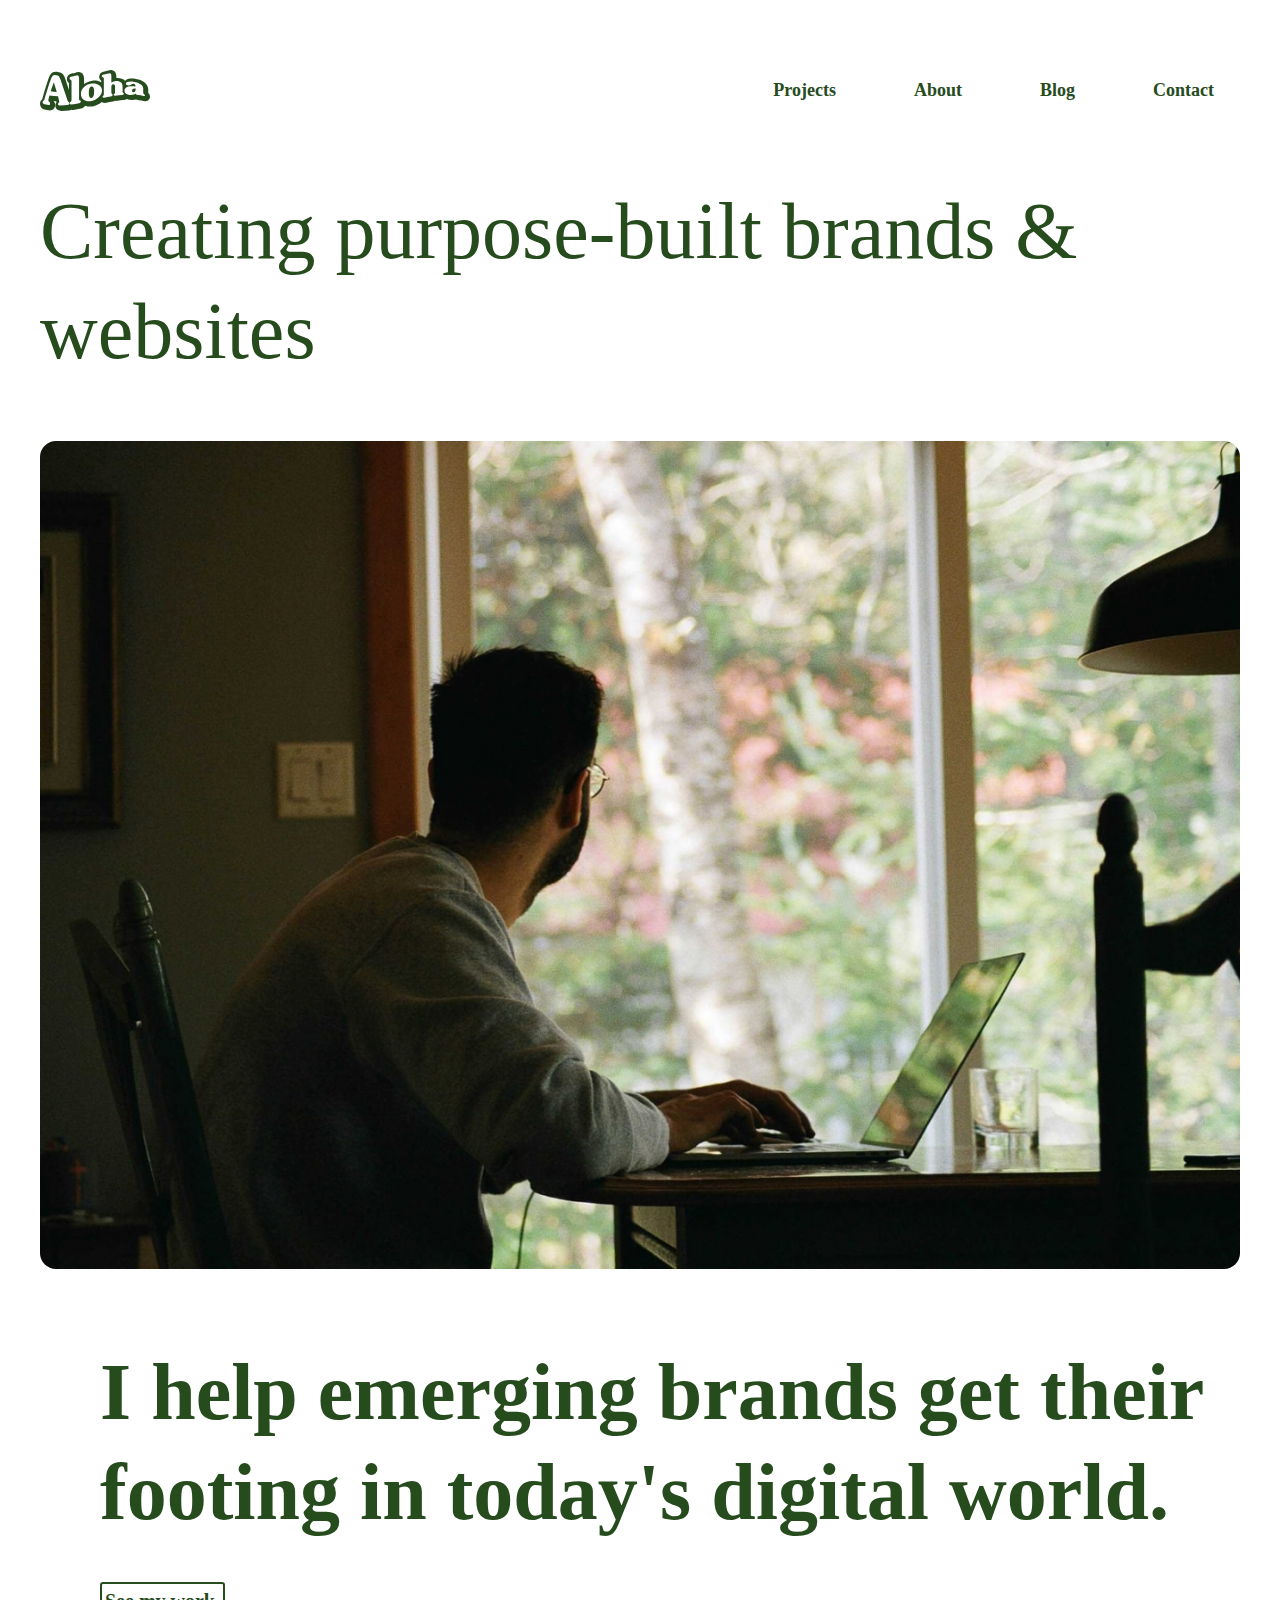
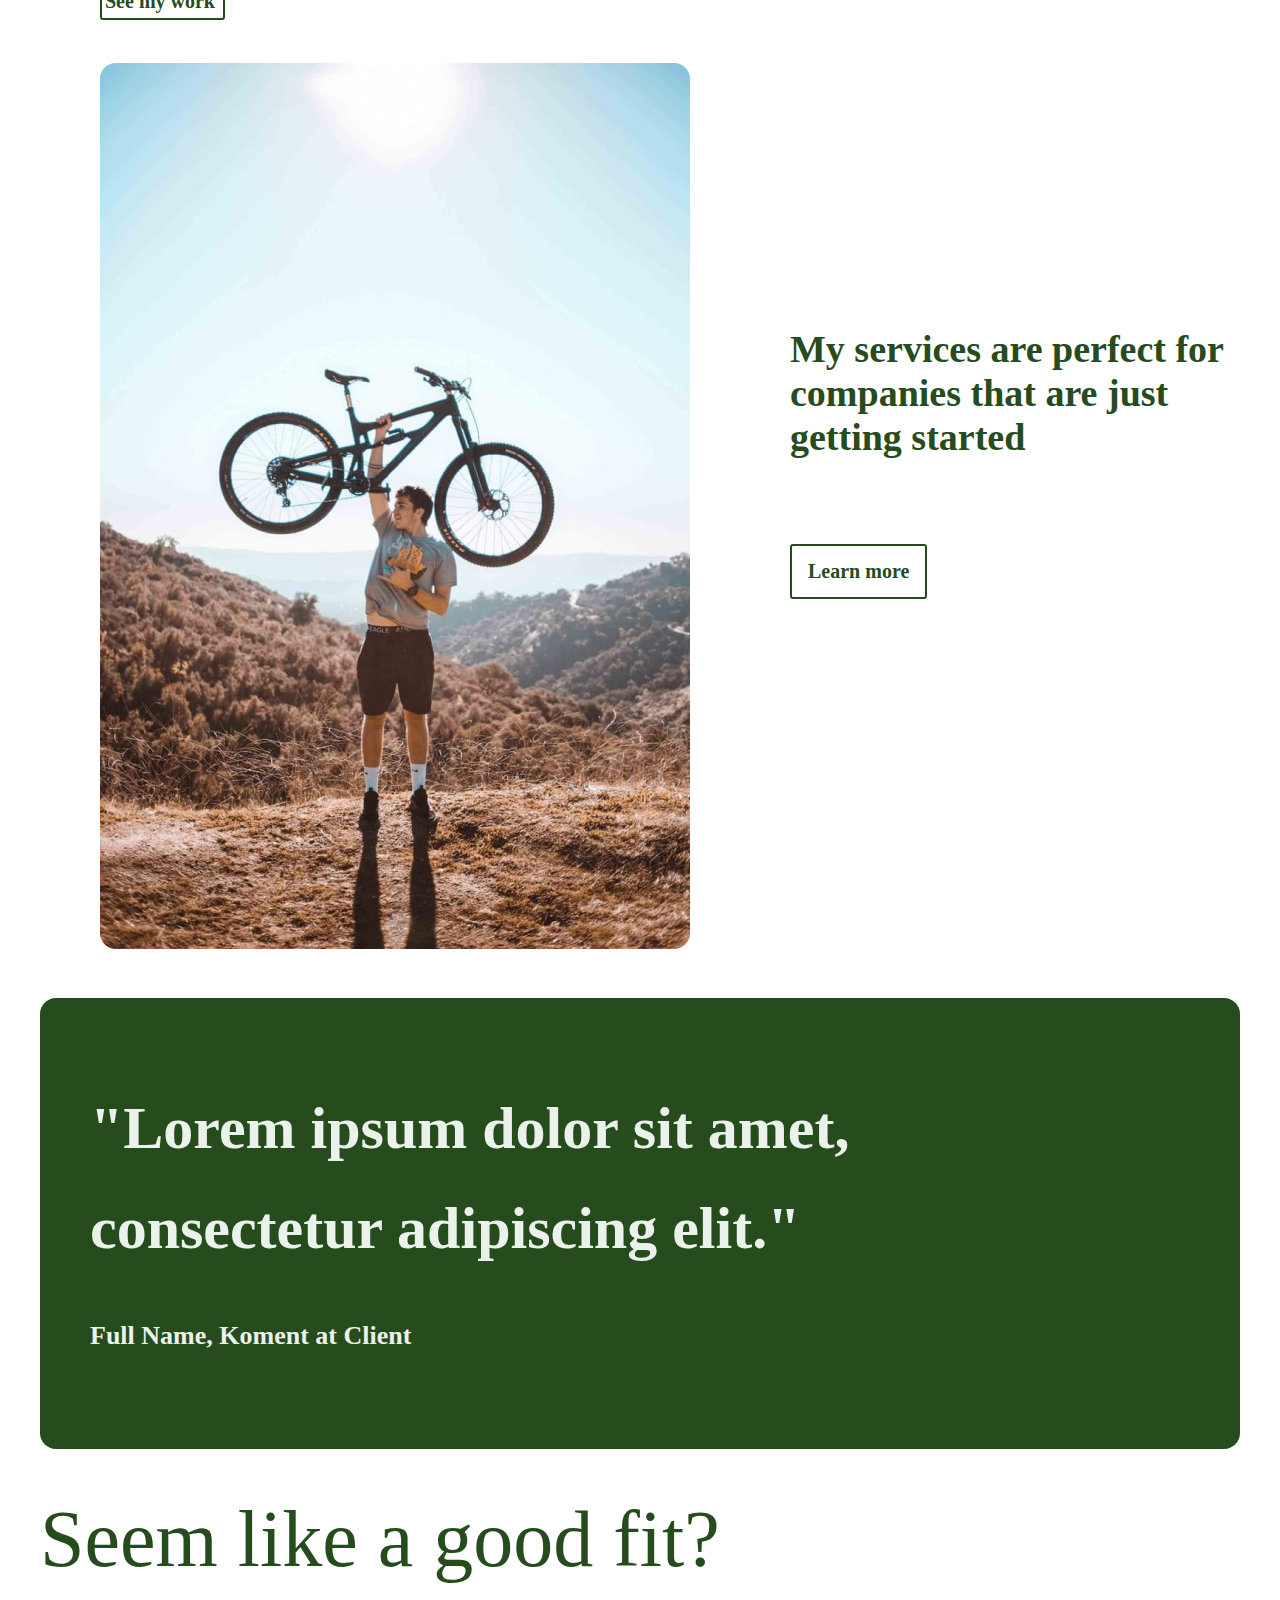
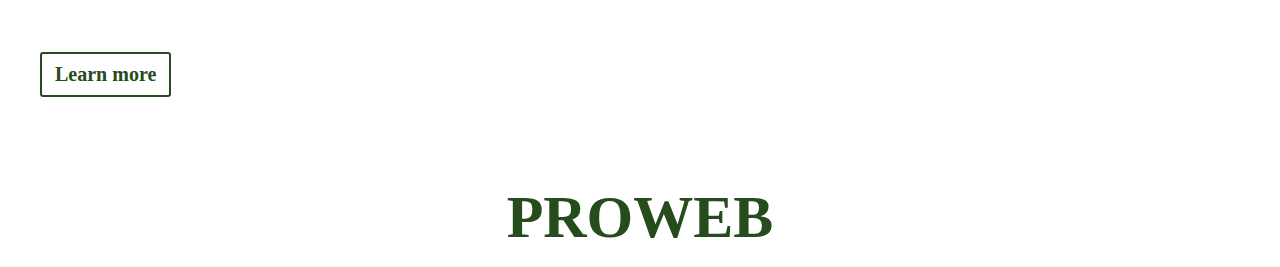
<file: index.html>
<!DOCTYPE html>
<html lang="en">
<head>
    <meta charset="UTF-8">
    <meta name="viewport" content="width=device-width, initial-scale=1.0">
    <link rel="stylesheet" href=".//style/style.css">
    <title>Pubg Mobile</title>
</head>
<body>
    
<div class="body">
    <header class="header">
        <div class="nav">

            <div class="logo">
                <img src="img/IMAGE.svg" alt="">
            </div>

            <div>
            <ul class="list">
                <li><a href="https://en.wikipedia.org/wiki/ALOHAnet" class="link">Projects</a></li>
                <li><a href="https://en.wikipedia.org/wiki/ALOHAnet" class="link">About</a></li>
                <li><a href="https://en.wikipedia.org/wiki/ALOHAnet" class="link">Blog</a></li>
                <li><a href="https://en.wikipedia.org/wiki/ALOHAnet" class="link">Contact</a></li>
            </ul>
            </div>
            
        </div>
    </header>




    <p class="p1">
        Creating purpose-built brands & websites
    </p>

    <div class="img"> 
    </div>

    <div class="menu">
        <div class="h2">
        I help emerging brands get their footing in today's digital world.
        </div>

        <a class="href" href="#">See my work</a>
    </div>

    <main class="main">
        <div class="main_card">

            <div class="main_img">
                <img src="img/img_1.jpg" alt="">
            </div>

            <div class="main_p">
                <p class="main_p3">My services are perfect for companies that are just getting started
                </p>

                <a href="https://learnwithaloha.com/" class="main_href">Learn more</a>
            </div>
        </div>

        <div class="container">
            <p class="page"> "Lorem ipsum dolor sit amet, consectetur adipiscing elit."
            </p>

            <ul>
                <li>
                    <a href="index2.html">Full Name, Koment at Client</a>
                </li>
            </ul>
        </div>

        <div class="div_p">
            <p class="card_p">
                Seem like a good fit?
            </p>

            <a href="https://proweb.uz/" class="card_href">Learn more</a>
        </div>


        
    <footer class="footer">
        <a href="https://proweb.uz/">PROWEB</a>
    </footer>



    </main>

</div>

</body>
</html>
</file>
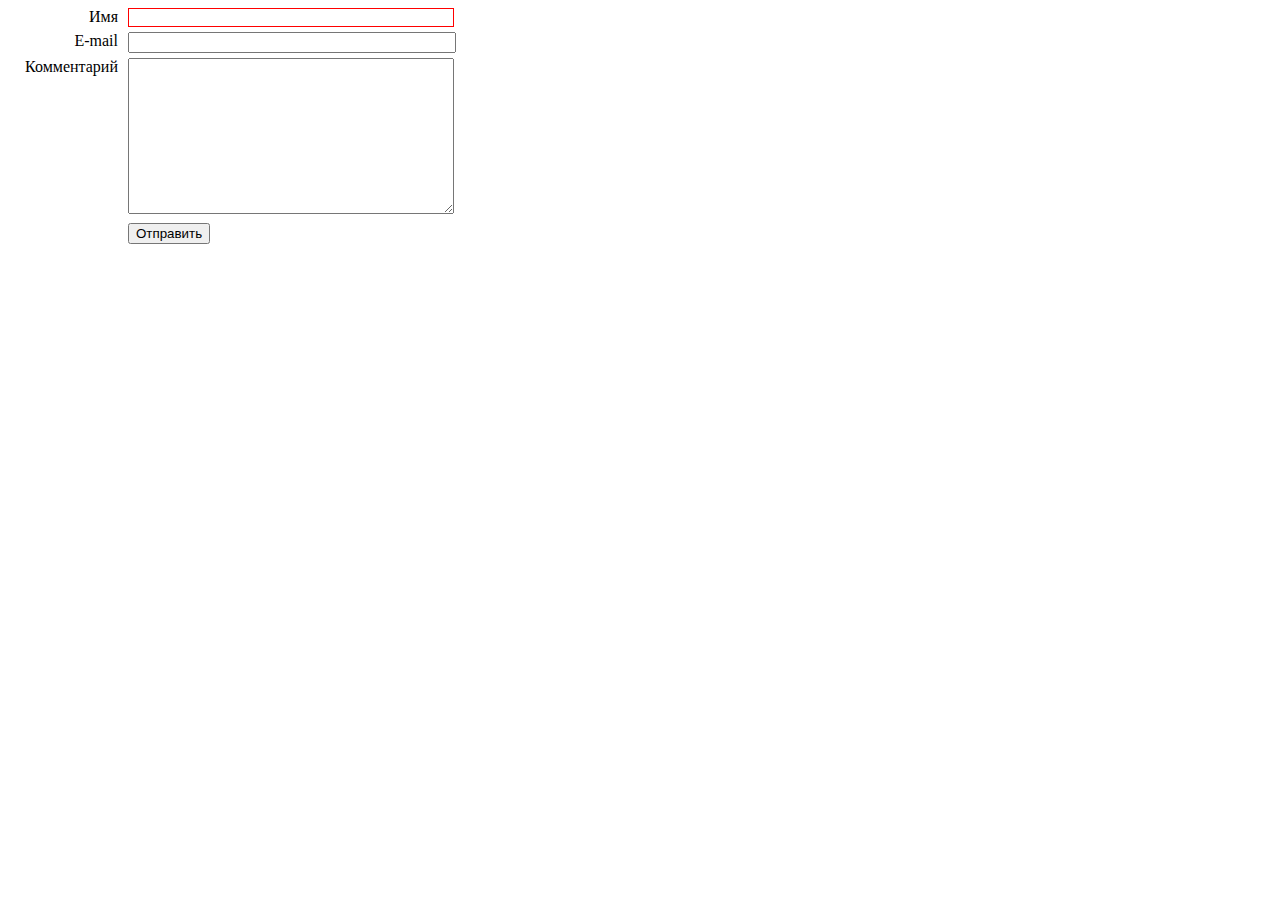
<file: index2.html>
<!DOCTYPE html>
<html>
 <head>
  <meta charset="utf-8">
  <title>Комментарии</title>
  <style>
   #comment p {
    margin: 0 0 5px; /* Отступ снизу */
   }
   #comment label {
    width: 110px; /* Ширина текста */
    float: left; /* Выстраиваем по горизонтали */
    text-align: right; /* Текст по правому краю */
    padding-right: 10px; /* Поле справа */
   }
   #comment input[type="text"], #comment textarea {
    width: 320px; /* Ширина текстовых полей */
   }
   input:required {
    border: 1px solid red; /* Красная рамка для обязательных полей */
   }
  </style>
 </head>
 <body>
  <form id="comment">
   <p><label for="user">Имя</label>
      <input id="user" type="text" required></p>
   <p><label for="email">E-mail</label><input id="email" type="text"></p>
   <p><label for="text">Комментарий</label>
      <textarea cols="40" rows="10" id="text"></textarea></p>
   <p><label>&nbsp;</label><input type="submit" id="send" value="Отправить"></p>
  </form>
 </body>
</html>
</file>
<file: style/style.css>
*{
    margin: 0;
    padding: 0;
    box-sizing: border-box;
    list-style: none;
    text-decoration: none;
}

.body{
    max-width: 1200px;
    width: 100%;
    margin-left: auto;
    margin-right: auto;
}

.logo{
    width: 110px;
    height: 41px;
}

.nav{
    display: flex;
    padding: 70px 0;
    justify-content: space-between;
    align-items: center;
}

.list{
    display: flex;
    gap: 26px;
}

.link{
    margin: 0 16px;
    padding: 10px;
    color: #264B1D;
    font-family: Roboto;
    font-size: 18px;
    font-weight: 700;
    font-style: normal;
    line-height: 28.8px;
    transition: 0.1s;
    border-radius: 4px;
}

.link:hover{
    border: 5px solid green;
}

.p1{
    color: #264B1D;
    font-family: Roboto;
    font-size: 80px;
    font-style: normal;
    font-weight: 400;
    line-height: 100px;
    width: 1269px;
}

.img{
    background: url(../img/img_bg.jpg) center center / cover no-repeat;
    width: 100%;
    height: 828px;
    padding: 70px 0 40px 0;
    border-radius: 16px;
    margin-top: 60px;
}

.h2{
    color: #264B1D;
    font-family: Roboto;
    font-size: 80px;
    font-style: normal;
    font-weight: 700;
    line-height: 100px;

    display: flex;
    width: 1440px;
    padding: 73px 61px 0.359px 60px;
    flex-direction: column;
    align-items: flex-start;
    gap: 56px;
}

.href{
    color: #264B1D;
    font-family: Roboto;
    font-size: 20px;
    font-style: normal;
    font-weight: 700;
    line-height: 28.8px; 
    padding: 3px 7px 3px 3px;

    border-radius: 3px;
    border: 2px solid #264B1D;

    width: 125px;
    height: 38px;
    display: inline-block;
    margin-top: 40px;
    margin-left: 60px;
}

.main_card{
    display: inline-flex;
    height: 885.594px;
    justify-content: center;
    align-items: center;
    gap: 100px;
    flex-shrink: 0;

}

.main_img{
    width: 590px;
    height: 886px;
    margin-left: 60px;
    margin-top: 85px;
}



.main_p3{
    color: #264B1D;
    font-family: Roboto;
    font-size: 38px;
    font-style: normal;
    font-weight: 700;
    line-height: 44px;
    padding-bottom: 45px;
}

.main_href{
    border-radius: 3px;
    border: 2px solid #264B1D;

    color: #264B1D;
    font-family: Roboto;
    font-size: 20px;
    font-style: normal;
    font-weight: 700;
    line-height: 28.8px;
    padding: 11px 16px;
    margin-top: 40px;
    transition: 0.2s;
    display: inline-block;
}

.main_href:hover{
    transform: scale(1.1);
}

.page{
    color: #EBF1EB;
    font-family: Roboto;
    font-size: 60px;
    font-style: normal;
    font-weight: 700;
    line-height: 100px;
    padding: 80px 140px 40px 50px;
}

.container{
    margin-top: 45px;
    padding-bottom: 95px;
    border-radius: 16px;
    background: #264B1D;
}

.container a{
    color: #EBF1EB;
    font-family: Roboto;
    font-size: 26px;
    font-style: normal;
    font-weight: 700;
    line-height: 36.4px;

    padding: 0 89px 0px 50px;
}

.card_p{
    color: #264B1D;
    font-family: Roboto;
    font-size: 80px;
    font-style: normal;
    font-weight: 400;
    line-height: 100px;
    margin-top: 40px;
}

.card_href{
    color: #264B1D;
    font-family: Roboto;
    font-size: 20px;
    font-style: normal;
    font-weight: 700;
    line-height: 28.8px;
    display: inline-block;
    padding: 6px 13px 6px 13px;
    margin-top: 63px;
    margin-bottom: 70px;

    border-radius: 3px;
    border: 2px solid #264B1D;
    transition: 0.3s;
}

.card_href:hover{
    transform: scale(1.1);
}

.footer a{
    color: #264B1D;
    font-family: Roboto;
    font-size: 60px;
    font-style: normal;
    font-weight: 700;
    line-height: 100px; 
    display: flex;
    justify-content: center;
    align-items: center;


}
</file>
